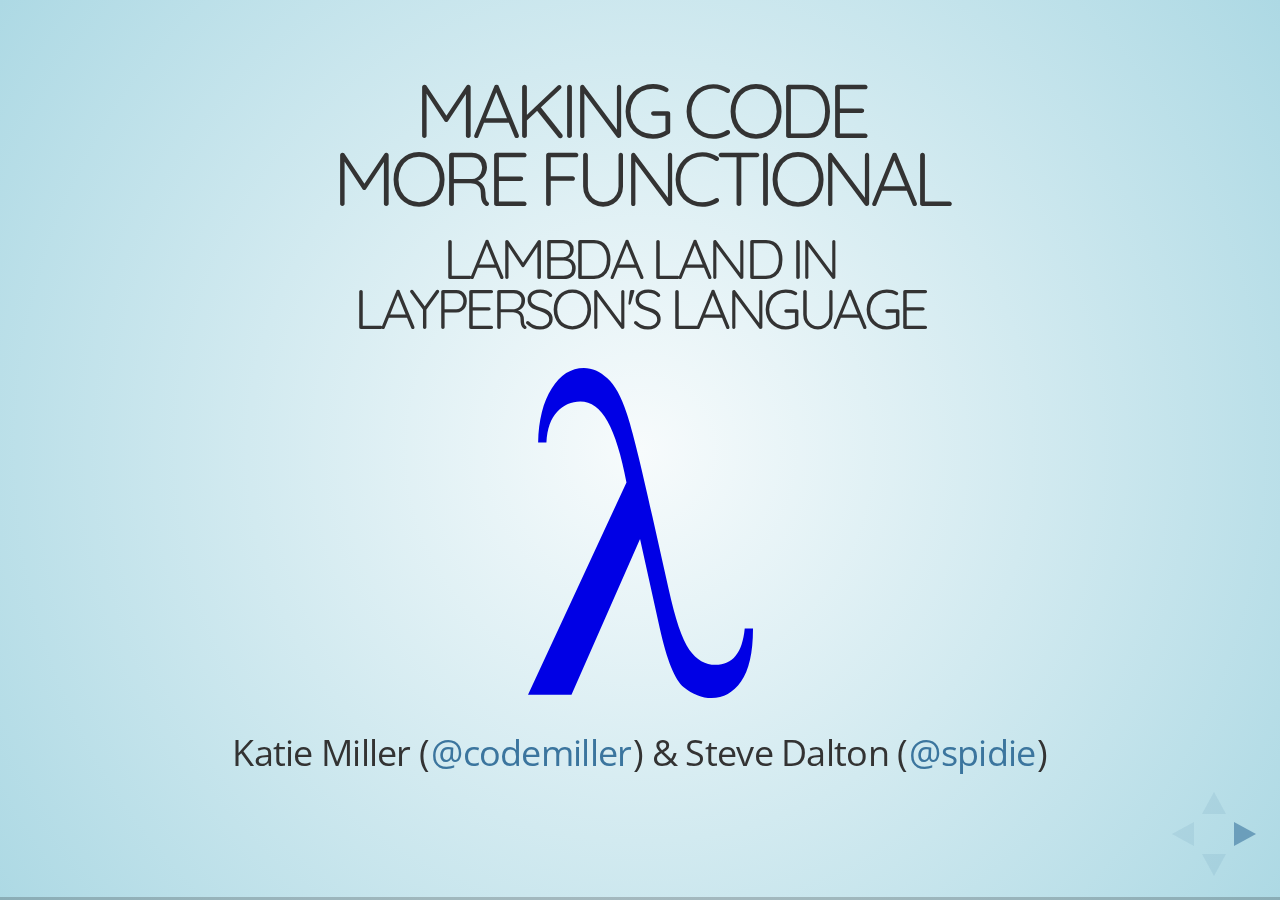
<file: index.html>
<!DOCTYPE html>
<html xmlns="http://www.w3.org/1999/html" xmlns="http://www.w3.org/1999/html" xmlns="http://www.w3.org/1999/html"
      xmlns="http://www.w3.org/1999/html" xmlns="http://www.w3.org/1999/html">
<head>
    <title>Making Code More Functional: Lambda Land in Layperson's Language</title>
    <meta charset='utf-8'>
    <meta name="apple-mobile-web-app-capable" content="yes"/>
    <meta name="apple-mobile-web-app-status-bar-style" content="black-translucent"/>

    <link rel="stylesheet" href="css/reveal.min.css">
    <link rel="stylesheet" href="css/theme/sky.css" id="theme">

    <!-- For syntax highlighting -->
    <link rel="stylesheet" href="lib/css/zenburn.css">

    <style>
        .blue {
            color: #0000FF;
        }
    </style>

    <!-- If the query includes 'print-pdf', use the PDF print sheet -->
    <script>
        document.write('<link rel="stylesheet" href="css/print/' + ( window.location.search.match(/print-pdf/gi) ? 'pdf' : 'paper' ) + '.css" type="text/css" media="print">');
    </script>

    <!--[if lt IE 9]>
    <script src="lib/js/html5shiv.js"></script>
    <![endif]-->
</head>
<body>
<div class="reveal">
    <div class="slides">
        <section>
            <h2>Making Code More&nbsp;Functional</h2>

            <h3>Lambda Land in Layperson's&nbsp;Language</h3>

            <p>
                <img src="images/lambda-blue.svg" width="25%" style="background: none; border: none; box-shadow: none"/>
            </p>

            <p>Katie Miller (<a href="http://www.twitter.com/codemiller" target="_blank">@codemiller</a>) &amp; Steve
                Dalton (<a href="http://www.twitter.com/spidie" target="_blank">@spidie</a>)</p>
        </section>
        <section>
            <section>
                <img src="images/fptermcloud.png" height="80%"/>
                <aside class="notes">
                </aside>
            </section>
            <section>
                <img src="images/fptermcloud-highlighted.png" height="80%"/>
                <aside class="notes">
                </aside>
            </section>
        </section>
        <section>
            <section>
                <h3>What is this </br>Functional Programming </br>of which you speak?</h3>
                <img src="images/lyah_caveman.png" width="60%" style="background: none; border: none; box-shadow: none"/>
                <aside class="notes">
                </aside>
            </section>
            <section>
                <img src="images/lyah_fx.png" style="background: none; border: none; box-shadow: none"/>
                <ul>
                    <li>"[I]ts fundamental operation is the application of functions to arguments." &nbsp;—&nbsp;John&nbsp;Hughes</li>
                    <li class="fragment"><span class="blue">Pure</span> functions have no <span class="blue">side-effects</span>
                        and are <span class="blue">referentially transparent</span></li>
                </ul>
                <aside class="notes">
                </aside>
            </section>
            <section>
                <ul>
                    <li>"A main program itself is written as a function that receives the program's input as its
                        argument and delivers the program's output as its result." — John Hughes
                    </li>
                    <li class="fragment">"You don't tell the computer what to <em>do</em> as such but rather you tell it
                        what stuff <em>is</em>." — Learn You A&nbsp;Haskell
                    </li>
                    <li class="fragment">Functions are <span class="blue">first-class</span>; <span class="blue">higher-order functions</span>
                        take other functions as arguments or return a function as a&nbsp;result
                    </li>
                </ul>
                <aside class="notes">
                </aside>
            </section>
        </section>
        <section>
            <section>
                <h2>More Than a Passing&nbsp;Trend?</h2>
                <img src="images/kittens.jpg"/>
                <aside class="notes">
                </aside>
            </section>
            <section>
                <ul>
                    <li>GitHub rankings: <strong>Scala</strong> #15, <strong>Haskell</strong> #18,
                        <strong>Clojure</strong> #23, <strong>Erlang</strong> #28, <strong>Common Lisp</strong> #31,
                        <strong>Scheme</strong> #32, <strong>Ocaml</strong> #40
                    </li>
                    <li class="fragment">New languages: <strong>Scala</strong> (2003), <strong>F#</strong> (2005),
                        <strong>Clojure</strong> (2007), <strong>LINQ</strong> (2007), <strong>Roy</strong> (2011)
                    </li>
                    <li class="fragment">New features: <strong>Java</strong> (lambda expressions),
                        <strong>Python</strong> (lambda, filter, map), <strong>PHP</strong> (first-class functions),
                        <strong>C#</strong> (first-class functions)
                    </li>
                    <li class="fragment">Increase in FP language <a
                            href="http://radar.oreilly.com/2012/04/computer-book-market-2011-part4.html"
                            target="_blank">book sales</a></li>
                    <li class="fragment"><strong>Erlang</strong> used at Yahoo!, Facebook, GitHub, Amazon;
                        <strong>Scala</strong> used at LinkedIn, Twitter, FourSquare; <strong>Haskell</strong> used at
                        Facebook and Google
                    </li>
                </ul>
                <aside class="notes">
                </aside>
            </section>
        </section>
        <section>
            <section>
                <h2>So what are the&nbsp;benefits?</h2>
                <img src="images/lyah_present.png" width="40%"/>
                <aside class="notes">
                </aside>
            </section>
            <section>
                <ul>
                    <li>Ability to reason about program behaviour</li>                                                                               
                    <li class="fragment">Removing <span class="blue">side-effects</span> aids concurrent programming</li>
                    <li class="fragment">Modularity and function composition aids code reuse. eg.</li>
                    <ul class="fragment">
                        <li>myfunc = toUpper ( trim ( x ) )</li>
                        <li>myfunc("abracadabra&nbsp; &nbsp; &nbsp;") -> "ABRACADABRA"</li></ul>
                    <li class="fragment">Programs are more succinct</li>
                    <li class="fragment">Automated test generation</li>
                </ul>
                <aside class="notes">
                    <ul>
                        <li>Something called referential transparency means you can use equational reasoning on your code - Feels more like maths</li>
                        <li>and reduces places where bugs crop up</li>
                        <li>Function composition - general example here</li>
                        <li>Programs often more succinct and modular</li>
                        <li>ScalaCheck, QuickCheck - automated specification-based testing. Has been reimplemented in many languages. Particularly good in FP.</li>
                    </ul>
                </aside>
            </section>
            <section>
                <div>
                    <blockquote>Learning Haskell will make you a better Java programmer ... it will rewire your brain in
                        a way that will make you write better Java programs.</blockquote>
                    — Simon Peyton Jones (Haskell Creator), YOW! 2011
                </div>
                <aside class="notes">
                    The final reason is from the mouth of Simon Peyton Jones at Yow.
                    I also heard someone say it's like learning a second human language. You assume that others are basically a variation on your own because you have nothing to compare it with.
                    Exposure to others, particular ones that aren't related to what you already know, is instructive.
                    Gives you more ways to solve problems.
                </aside>
            </section>
        </section>

        <section>
            <section>
                <h2>Immutability</h2>
                <img src="images/geek-tattoo.jpg"/>
                <aside class="notes">
                </aside>
            </section>
            <section>
                <h2>Why immutable?</h2>
                <ul>
                    <li class='fragment'>Protects code from misuse</li>
                    <li class='fragment'>Unchanged parts of structures can be shared between old and new copies, so it's not so wasteful as you might think</li>
                    <li class='fragment'><span class="blue">Immutable</span> data can safely be shared among multiple threads</li>
                    <li class='fragment'>Encourages us not to throw away potentially useful data</li>
                    </ul>
                <aside class="notes">
                    <ul>
                        <li>Consider String object in Java - it's hard to do bad stuff with it</li>
                        <li>Instead of altering existing values, altered copies are created and the original is preserved. Since the unchanged parts of the structure cannot be modified, they can often be shared between the old and new copies, which saves memory.</li>
                        <li>Using immutable data makes concurrency easier as thread-safe</li>
                        <li>Embracing immutable data also encourages us not to discard data that may wind up being useful. Ie: as seen in the event sourcing model, a customer putting something in their online shopping cart and then taking it out again may not be reflected in the end state, but this information still tells us something very valuable</li>
                        <li>This is also being embraced in the big data world; Twitter engineer Nathan Marz asserted in his YOW! 2012 talk that the relational database would be a footnote in history because of its mutability. He claims we only need the C and R out of CRUD.</li>
                    </ul>
                </aside>
            </section>
            <section>
                <h3>Immutable in Python</h3>
                <pre><code>class Dog(object):
    def __setattr__(self, *args):
        raise TypeError("can't modify immutable instance")

    __delattr__ = __setattr__

    def __init__(self, name):
        super(Dog, self).__setattr__('name', name)

billy = Dog('Billy')
billy.name = 'Buster' # no can do!
                </code></pre>
                <aside class="notes">
                    Immutable prerry easy in static languages, but we need to go through some extra runtime hoops in dynamic languages.
                </aside>
            </section>
            <section>
                <h3>Immutable in PHP</h3>
                <pre><code>class Dog
{
  private $name;

  public function __construct($name)
  {
    $this->name = $name;
  }

  public function __get($key)
  {
    if (property_exists($this, $key)) {
      return $this->{$key};
    } else {
      throw new \RuntimeException("Property doesn't exist");
    }
  }

  public function __set($key, $value)
  {
    throw new \RuntimeException("This object is immutable");
  }
}

$billy = new Dog("Billy");
$billy->name = "Buster"; // no dice!
                </code></pre>
                <aside class="notes">
                </aside>
            </section>
            <section>
                <h3>Immutable DateTime in PHP</h3>
                <pre><code>class ImmutableDateTime
{
    private $_dt;

    public function __construct($time = 'now', DateTimeZone $timezone = NULL) {
        $this->_dt = new DateTime($time, $timezone);
    }
    ...
    public function add(DateInterval $interval) {
        $clone = clone($this->_dt);
        $clone->add($interval);
        return $clone;
    }

    public function setDate($year, $month, $day) {
        throw new ImmutableException();
    }
}

class ImmutableException extends \Exception {
    public function __construct() {
        parent::__construct("Can't modify immutable DateTime!");
    }
}</code></pre>
                <aside class="notes">
                </aside>
            </section>

        </section>

        <section>
            <section>
                <h2>Lambdas/Closures</h2>
                <img src="images/lamb.jpg"/>
                <aside class="notes">
                </aside>
            </section>
            <section>
                <ul>
                    <li>A <span class="blue">lambda</span> expression is an anonymous function</li>
                    <li class="fragment"><a href="http://en.wikipedia.org/wiki/First-class_function#Language_support" target="_blank">Supporting languages</a> include: C, C# 2, C++11, JavaScript, PHP 5.3, Perl, Ruby</li>
                    <li class="fragment">A <span class="blue">closure</span> is a function with a referencing environment; it 'closes over' its surrounding scope</li>
                    <li class="fragment"><a href="http://en.wikipedia.org/wiki/First-class_function#Language_support" target="_blank">Supporting languages</a> include: C# 2, C++11, Java 8, JavaScript, Python, PHP 5.3, Perl, Ruby</li>
                    <li class="fragment">In Java 7 and earlier, <a href="http://en.wikipedia.org/wiki/Function_object" target="_blank">function objects</a> can be used to simulate <span class="blue">first-class functions</span></li>
                </ul>
                <aside class="notes">
                </aside>
            </section>
            <section>
                <h3>Restful Animal Calls</h3>
                <pre><code>
void saveCat(final AnimalCallback&lt;Cat&gt; cb, final Cat cat) {
    try {
        cb.begin();
        createRestClient(cb).updateCat(cat);
    } catch (final Exception ex) {
        cb.generalException(ex);
    }
}

void getCow(final AnimalCallback&lt;Cow&gt; cb, final int id) {
    final String exp = "{\"tail\":{\"type\": \"" + TAIL + "\"}}";
    try {
        cb.begin();
        createRestClient(cb).getCow(id, exp);
    } catch (final Exception ex) {
        cb.generalException(ex);
    }
}

void saveDog(final AnimalCallback&lt;Dog&gt; cb, final Dog dog) {
    try {
        cb.begin();
        createRestClient(cb).updateDog(dog, BARK);
    } catch (final Exception ex) {
        cb.generalException(ex);
    }
} </code></pre>
                <aside class="notes">
                </aside>
            </section>
            <section>
                <h3>Restful Animal Calls Refactored</h3>
                <pre><code>
interface Caller {
    public void call() throws Exception;
}

&lt;T&gt; void doCall(AnimalCallback&lt;T&gt; cb, Caller restCaller) {
    try {
        cb.begin();
        restCaller.call();
    } catch (final Exception e) {
        cb.generalException(e);
    }
}

void saveCat(final AnimalCallback&lt;Cat&gt; cb, final Cat cat) {
    doCall(cb, new Caller() {
        @Override
        public void call() throws Exception {
            createRestClient(cb).updateCat(cat);
        }
    });
}

void getCow(final AnimalCallback&lt;Cow&gt; cb, final int id) {
    final String exp = "{\"tail\":{\"type\": \"" + TAIL + "\"}}";
    doCall(cb, new Caller() {
        @Override
        public void call() throws Exception {
            createRestClient(cb).getCow(id, expand);
        }
    });
}

void saveDog(final AnimalCallback&lt;Dog&gt; cb, final Dog dog) {
    doCall(cb, new Caller() {
        @Override
        public void call() throws Exception {
            createRestClient(cb).updateDog(dog, BARK);
        }
    });
}
                </code></pre>
                <aside class="notes">
                </aside>
            </section>
            <section>
                <h3>Restful Animal Calls In Java&nbsp;8</h3>
                <pre><code>
interface Caller {
    public void call() throws Exception;
}

&lt;T&gt; void doCall(AnimalCallback&lt;T&gt; cb, Caller restCaller) {
    try {
        cb.begin();
        restCaller.call();
    } catch (final Exception e) {
        cb.generalException(e);
    }
}

void saveCat(AnimalCallback&lt;Cat&gt; cb, Cat cat) {
    doCall(cb, () -> createRestClient(cb).updateCat(cat));
}

void getCow(AnimalCallback&lt;Cow&gt; cb, int id) {
    String exp = "{\"tail\":{\"type\": \"" + TAIL + "\"}}";
    doCall(cb, () -> createRestClient(cb).getCow(id, exp));
}

void saveDog(AnimalCallback&lt;Dog&gt; cb, Dog dog) {
    doCall(cb, () -> createRestClient(cb).updateDog(dog, BARK));
}
                </code></pre>
                <aside class="notes">
                </aside>
            </section>
        </section>

        <section>
            <section>
                <h2>Alternatives to&nbsp;loops</h2>
                <img src="images/lyah_recursion.png" width="60%"/>
                <aside class="notes">
                </aside>
            </section>
            <section>
                <ul>
                    <li>Use <span class="blue">Recursion</span> and <span class="blue">Higher-Order Functions</span>; shorter and more elegant</li>
                    <ul><li class="fragment"><span class="blue">Map</span> applies a function to every element in a list</li>
                    <li class="fragment"><span class="blue">Filter</span> filters a list based on a <i>test</i> (predicate)</li>
                    <li class="fragment"><span class="blue">Fold</span> takes a function and <i>folds</i> it in between the elements of a list</li></ul>
                    <li class="fragment"><span class="blue">List Comprehension</span> - alternative syntax</li>
                    <div class="fragment">
                        <li>Recursion criticism: Can be slower and wasteful due to having to maintain a stack
                            <ul><li>Use tail recursion if your compiler supports <span class="blue">tail-call optimisation</span></li></ul>
                        </li>
                    </div>
                </ul>
                <aside class="notes">
                    <ul>
                        <li>Higher Order functions take function(s) as input or returns a function</li>
                        <li>Map, filter and fold can generally be applied to other data structures too such as trees.</li>   
                        <li>Fold is magic, you can make most of the other functions out of clever use of fold. Fold is like reduce.</li>
                        <li>LC - Comes from mathematical set comprehension. Don't over explain this.</li>
                        <li>Tail Recursion - Recursive call is at end of calling function. optimized by a compiler into the same code used to implement iteration. Trampolining - workaround in JVM.</li>
                        
                    </ul>
                </aside>
            </section>
            <section>
                <h3>Map/Filter in perl</h3>
                <pre><code>my @list = (1 .. 4);
my @mult = map { $_ * 2 } @list;</code></pre>
                <div class="fragment">@list = 1 2 3 4</div>
                <div class="fragment">@mult = 2 4 6 8</div>
                <pre class="fragment"><code>my @numbers = (8, 2, 5, 3, 1, 7);
my @big_numbers = grep { $_ > 4 } @numbers;</code></pre>
                <div class="fragment">@big_numbers = 8 5 7</div>
                <aside class="notes">
                    Work on other data structures in perl?
                    Grep can take regex too like unix grep.
                </aside>
            </section>
            <section>
                <h3>Fold Example</h3>
                <pre><code>fold(+,    0,   [3,5,2,1])
     |     |       |
    func start    list</code></pre>
                <img src='images/foldl.png'/>
                <aside class="notes">
                    Just before I show you a fold in perl, here is a generic example of a fold just so you know what we are talking about here.
                    Only lists in perl
                </aside>
            </section>
            <section>
                <h3>Fold in Perl</h3>
                reduce block initval, list
                <pre class="fragment"><code>reduce { $a < $b ? $a : $b } 1..10</code></pre>
                <div class="fragment">result: 1 (min)</div>
                <pre class="fragment"><code>reduce { $a lt $b ? $a : $b } 'aa'..'zz'</code></pre>
                <div class="fragment">result: aa (minstr)</div>
                <pre class="fragment"><code>reduce { $a + $b } 0, 1..10</code></pre>
                <div class="fragment">result: 55 (sum).</div>
                <pre class="fragment"><code>reduce { $a . $b } 'a'..'z'</code></pre>
                <div class="fragment">result: abcdefghijklmnopqrstuvwxyz (concat)</div>
                </code></pre>
                <aside class="notes">
                    Use the initval, otherise you will get an undef for empty list.
                    Read Higher-order perl for more examples.
                </aside>
            </section>
            <section>
                <h3>List comprehension in Python</h3>
                Standard For Loop:
                <pre><code>squares = []
for x in range(10):
    squares.append(x**2)</code></pre>
                <div class="fragment">Using List Comprehension:
                    <pre><code>squares = [x**2 for x in range(10)]</code></pre>
                </div>
                <div class="fragment">result: [0, 1, 4, 9, 16, 25, 36, 49, 64, 81]</div>
                <aside class="notes">
                    Don't over explain this or try to justify the for in LC.
                </aside>
            </section>
        </section>

        <section>
            <section>
                <h2>Maybe/Option Data Structure</h2>
                <aside class="notes">
                </aside>
                <img src="images/maybe_club.jpg"/>
            </section>
            <section>
                <img src="images/lyah_yesno.png" style="background: none; border: none; box-shadow: none"/>
		<ul>
                    <li>Often found in languages used for FP, such as Haskell (Maybe), Scala (Option) and F# (Option)</li>
                    <li class="fragment">An option or <span class="blue">maybe</span> data type makes the possible absence of a meaningful value explicit</li>
                </ul>
		<aside class="notes">
                </aside>
            </section>
            <section>
                <div>
                    <blockquote>I call it my billion-dollar mistake.</blockquote>
                    — QuickSort inventor Sir Tony Hoare on his invention of the null&nbsp;reference
                </div>
                <div class="fragment">
                    <blockquote>It's not always obvious that null means 'no value for this parameter' — heck, as a return value, sometimes it means 'error', or even 'success' (!!), or simply 'the correct answer is nothing'.</blockquote>
                    — Louis Wasserman of the Google Guava&nbsp;team
                </div>
                <aside class="notes">
                </aside>
            </section>
            <section>
                <h3>Guava Optional Example in&nbsp;Java</h3>
                <pre><code>
public static void main(String[] args) {
    Map&lt;Integer, String&gt; petEnclosures = newHashMap();
    petEnclosures.put(101, "Spot");
    petEnclosures.put(102, "Fluffy");
    petEnclosures.put(103, null);
    petEnclosures.put(104, "Felix");

    int enclosure = getEnclosureArg(args);
    String petName = petEnclosures.get(enclosure);
    System.out.println("Enclosure contains " + petName);
    // What does a null petName mean here?
}
                </code></pre>
                <aside class="notes">
                </aside>
            </section>
            <section>
                <h3>Guava Optional Example in&nbsp;Java</h3>
                <pre><code>
static &lt;K, V&gt; Optional&lt;Optional&lt;V&gt;&gt; lookup(Map&lt;K, V&gt; map, K key) {
    if (! map.containsKey(key)) {
        return Optional.absent();
    }
    return Optional.of(Optional.fromNullable(map.get(key)));
}

public static void main(String[] args) {
    Map&lt;Integer, String&gt; petEnclosures = newHashMap();
    petEnclosures.put(101, "Spot");
    petEnclosures.put(102, "Fluffy");
    petEnclosures.put(103, null);
    petEnclosures.put(104, "Felix");

    Optional&lt;Optional&lt;String&gt;&gt; enclosureValue =</br>&nbsp;&nbsp;&nbsp;&nbsp;&nbsp;&nbsp;lookup(petEnclosures, enclosure);
    if (! enclosureValue.isPresent()) {
        printErrorAndExit("Enclosure number invalid");
    }
    petName = enclosureValue.get().or("nothing");
    System.out.println("Enclosure contains " + petName);
}
                </code></pre>
                <aside class="notes">
                </aside>
            </section>
            <section>
                <h3>Monadic Option Example Usage in Java 8</h3>
                <pre><code>
// Author: Mario Fusco
int readPosInt(Map&lt;String, String&gt; map, String name) {
    String value = map.get(name);
    if (value == null) return 0;
    int i = 0;
    try {
        i = Integer.parseInt(value);
    } catch (NumberFormatException nfe) { }
    if (i < 0) return 0;
    return i;
}

int readPosIntWithOption(Map&lt;String, String&gt; map, String name) {
    return asOption(map.get(name))
            .flatMap(FunctionUtils::stringToInt)
            .filter(i -> i > 0)
            .getOrElse(0);
}
                </code></pre>
                <aside class="notes">
                </aside>
            </section>
            <section>
                <h3>Maybe Example in Python</h3>
                <pre><code>
# Author: Fraser Tweedale
class Maybe(object):
    @classmethod
    def ret(cls, x): return Just(x)

class Nothing(Maybe):
    def __init__(self): pass
    def __rshift__(self, f): return self
    def __repr__(self): return 'Nothing()'

class Just(Maybe):
    def __init__(self, x): self._x = x
    def __rshift__(self, f):
        return f(self._x)
    def __repr__(self): return 'Just({!r})'.format(self._x)

def mdiv(n, d):
    return Nothing() if not d else Just(n / d)

def divby(d):
    return lambda n: mdiv(n, d)

print Just(10) >> divby(2)             // Just(5)
print Just(10) >> divby(0)             // Nothing()
print Just(10) >> divby(0) >> divby(2) // Nothing()
print Just(16) >> divby(2) >> divby(2) // Just(4)
                </code></pre>
                <aside class="notes">
                </aside>
            </section>
        </section>


        <section>
            <section>
                <h2>What Next?</h2>
                <aside class="notes">
                </aside>
                <img src="images/code-washing.jpg"/>
            </section>
            <section>
                <ul>
                    <li>Find out what built-in support and FP libraries are available for your language</li>
                    <li class="fragment">Join an FP <a href="http://www.haskell.org/haskellwiki/User_groups" target="_blank">user group</a> or <a href="http://functional-programming.meetup.com" target="_blank">meetup</a></li>
                    <li class="fragment">Learn a language like <a href="http://haskell.org" target="_blank">Haskell</a>, <a href="http://scala-lang.org" target="_blank">Scala</a>, <a href="http://erlang.org" target="_blank">Erlang</a> or&nbsp;<a href="http://clojure.org" target="_blank">Clojure</a></li>
                    <li class="fragment">Form an <a href="https://github.com/learnhaskell-brisbane" target="_blank">FP study group</a></li>
                    <li class="fragment">Attend <a href="http://lambdajam.com/" target="_blank">Lambda Jam 2013 in Brisbane</a></li>
                </ul>
                <aside class="notes">
                </aside>
            </section>
        </section>

       <section>
            <section>
                <h2>Links, References and&nbsp;Credits</h2>
                <img src="images/plugged_in_coder.svg"/>
            </section>
            <section>
                <h3>Definitions and Explanations</h3>
                <ul>
                    <li><a href="http://www.cs.kent.ac.uk/people/staff/dat/miranda/whyfp90.pdf" target="_blank">Why Functional Programming Matters: John&nbsp;Hughes</a></li>
                    <li><a href="http://www.haskell.org/haskellwiki/Functional_programming" target="_blank">Haskell Wiki on Functional Programming</a></li>
                    <li><a href="http://learnyouahaskell.com" target="_blank">Learn You A Haskell</a></li>
                    <li><a href="http://logicaltypes.blogspot.com.au/2011/09/monads-in-java.html" target="_blank">Monads in Java</a></li>
                    <li><a href="http://james-iry.blogspot.jp/2007/09/monads-are-elephants-part-1.html" target="_blank">Monads are Elephants</a></li>
                </ul>
            </section>
            <section>
                <h3>Popularity and Usage</h3>
                <ul>
                    <li><a href="https://github.com/languages" target="_blank">GitHub Languages</a></li>
                    <li><a href="http://homepages.inf.ed.ac.uk/wadler/realworld/index.html" target="_blank">Functional Programming in the Real World</a></li>
                    <li><a href="http://www.sarg.ryerson.ca/~dmason/common/functional.html" target="_blank">Applications of Functional Programming</a></li>
                    <li><a href="http://www.scala-lang.org/node/1658" target="_blank">Scala in the Enterprise</a></li>
                    <li><a href="http://radar.oreilly.com/2012/04/computer-book-market-2011-part4.html" target="_blank">Growth in FP language book sales</a></li>
                </ul>
            </section>
            <section>
                <h3>Presentations and Code</h3>
                <ul>
                    <li><a href="https://github.com/codemiller/lambdaland" target="_blank">Making Code More Functional: Katie Miller and Steve Dalton</a></li>
                    <li><a href="https://gitorious.org/frasertweedale/talks" target="_blank">Functional Python: Fraser Tweedale</a></li>
                    <li><a href="http://www.slideshare.net/Errorific/functional-perl" target="_blank">Functional Perl: Chris McKay</a></li>
                    <li><a href="http://wfpm.withouttheloop.com/#/" target="_blank">Why Functional Programming Matters Presentation: Liam McLennan</a></li>
                    <li><a href="http://cr.openjdk.java.net/~briangoetz/lambda/lambda-state-4.html" target="_blank">State of the Lambda (in Java)</a></li>
                    <li><a href="https://blogs.oracle.com/darcy/resource/Devoxx/Devoxx2012_ProjectLambda.pdf" target="_blank">On the Road to JDK8</a></li>
                    <li><a href="http://java.dzone.com/articles/no-more-excuses-use-null" target="_blank">No More Excuses To Use Null References in Java 8</a></li>
                    <li><a href="http://www.whitewashing.de/2010/01/08/immutable-datetime-objects.html" target="_blank">Immutable DateTime Objects in PHP</a></li>
                    <li><a href="http://pointbeing.net/weblog/2011/09/some-thoughts-on-phps-datetime-and-an-alternative.html" target="_blank">PHP DateTime Alternative</a></li>
                    <li><a href="http://www.ub.utwente.nl/webdocs/ctit/1/00000084.pdf" target="_blank">The Functional C Experience</a></li>
                </ul>
            </section>
            <section>
                <h3>FP Libraries/Modules</h3>
                <ul>
                    <li><a href="http://search.cpan.org/~lbrocard/Language-Functional-0.05/Functional.pm" target="_blank">Perl: Language::Functional</a></li>
                    <li><a href="http://pypi.python.org/pypi/functional" target="_blank">Python: Functional</a></li>
                    <li><a href="https://github.com/lstrojny/functional-php" target="_blank">PHP: Functional-PHP</a></li>
                    <li><a href="http://code.google.com/p/guava-libraries/" target="_blank">Java: Google Guava</a></li>
                    <li><a href="https://bitbucket.org/atlassian/fugue/overview" target="_blank">Java: Fugue</a></li>
                    <li><a href="http://code.google.com/p/funcito/" target="_blank">Java: Funcito</a></li>
                    <li><a href="http://functionaljava.org/" target="_blank">Java: Functional Java</a></li>
                    <li><a href="http://github.com/mogeneration/functionalkit/" target="_blank">Objective-C: FunctionalKit</a></li>
                </ul>
            </section>
            <section>
                <h3>Image Credits</h3>
                <ul>
                    <li><a href="http://learnyouahaskell.com" target="_blank">Learn You A Haskell</a></li>
                    <li><a href="http://openclipart.org" target="_blank">Open Clip Art Library</a></li>
                    <li><a href="http://www.flickr.com/photos/ezu/277341190/" target="_blank">Code Washing</a></li>
                    <li><a href="http://www.flickr.com/photos/freakgirl/3530777177/" target="_blank">Kittens</a></li>
                    <li><a href="http://www.flickr.com/photos/76526364@N06/7056591191/" target="_blank">Lamb</a></li>
                    <li><a href="http://www.flickr.com/photos/mshades/64774561/" target="_blank">Maybe Club</a></li>
                    <li><a href="http://www.flickr.com/photos/thisisjoshbrown/5639414962/" target="_blank">Pug</a></li>
                    <li><a href=http://www.flickr.com/photos/leader_maximo/2974206217/" target="_blank">Tattoo</a> (original source unknown)</li>
                </ul>
            </section>
        </section>

        <section>
            <h2>Questions?</h2>
            <img src="images/tough_pug.jpg"/>
            <h3>These slides: <a href="http://lambdaland.codemiller.com">lambdaland.codemiller.com</a> </h3>
        </section>

    </div>
</div>
<script src="lib/js/head.min.js"></script>
<script src="js/reveal.min.js"></script>
<script>
    // Full list of configuration options available here:
    // https://github.com/hakimel/reveal.js#configuration
    Reveal.initialize({
        controls: true,
        progress: true,
        history: true,
        center: true,

        theme: Reveal.getQueryHash().theme, // available themes are in /css/theme
        transition: Reveal.getQueryHash().transition || 'default', // default/cube/page/concave/zoom/linear/none

        // Optional libraries used to extend on reveal.js
        dependencies: [
            { src: 'lib/js/classList.js', condition: function () {
                return !document.body.classList;
            } },
            { src: 'plugin/markdown/showdown.js', condition: function () {
                return !!document.querySelector('[data-markdown]');
            } },
            { src: 'plugin/markdown/markdown.js', condition: function () {
                return !!document.querySelector('[data-markdown]');
            } },
            { src: 'plugin/highlight/highlight.js', async: true, callback: function () {
                hljs.initHighlightingOnLoad();
            } },
            { src: 'plugin/zoom-js/zoom.js', async: true, condition: function () {
                return !!document.body.classList;
            } },
            { src: 'plugin/notes/notes.js', async: true, condition: function () {
                return !!document.body.classList;
            } }
            // { src: 'plugin/remotes/remotes.js', async: true, condition: function() { return !!document.body.classList; } }
        ]
    });
</script>
</body>
</html>
</file>
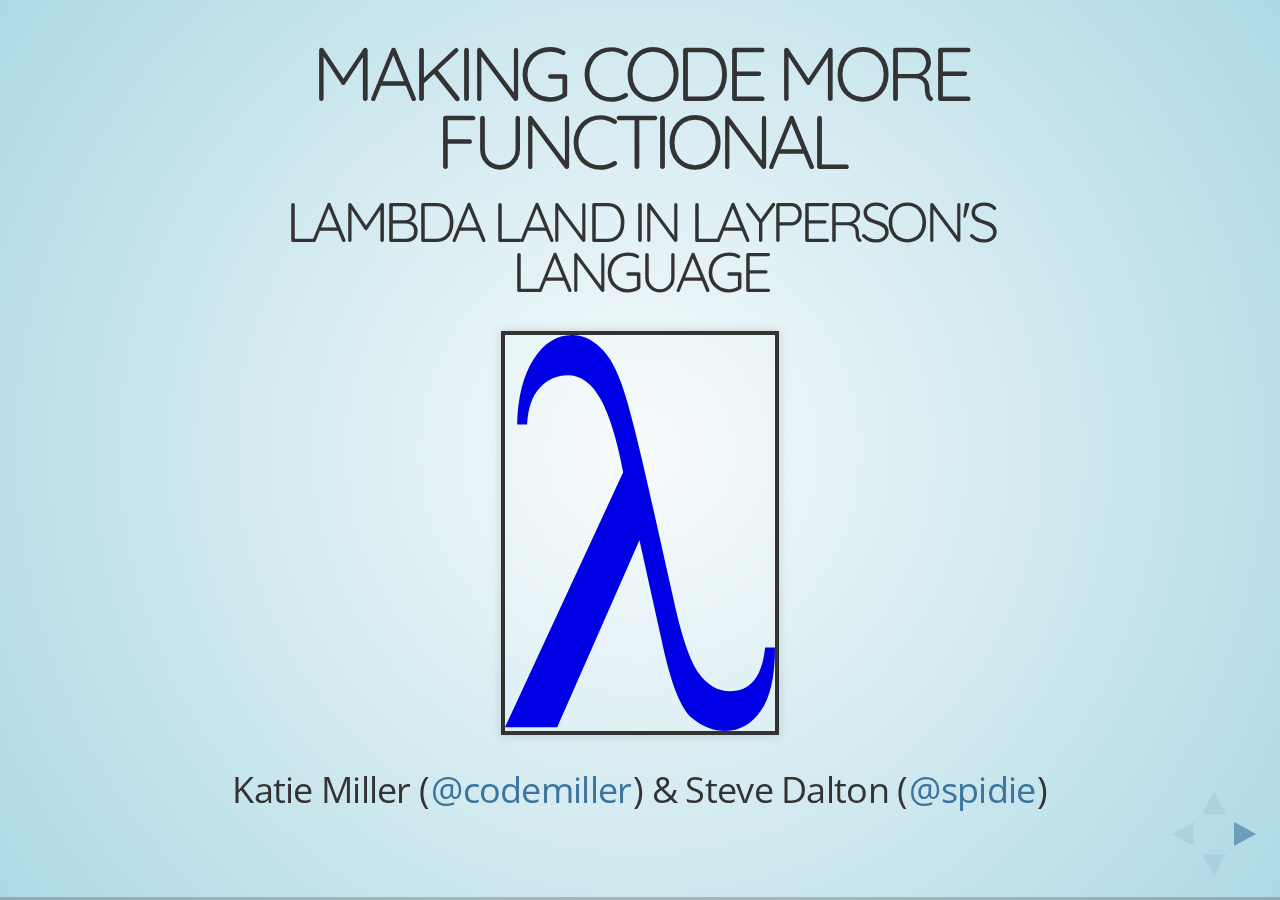
<file: slides/index.html>
<!DOCTYPE html>
<html xmlns="http://www.w3.org/1999/html" xmlns="http://www.w3.org/1999/html">
<head>
    <title>Making Code More Functional: Lambda Land in Layperson's Language</title>
    <meta charset='utf-8'>
    <meta name="apple-mobile-web-app-capable" content="yes"/>
    <meta name="apple-mobile-web-app-status-bar-style" content="black-translucent"/>

    <link rel="stylesheet" href="css/reveal.min.css">
    <link rel="stylesheet" href="css/theme/sky.css" id="theme">

    <!-- For syntax highlighting -->
    <link rel="stylesheet" href="lib/css/zenburn.css">

    <style>
        .blue {
            color: #0000FF;
        }
    </style>

    <!-- If the query includes 'print-pdf', use the PDF print sheet -->
    <script>
        document.write('<link rel="stylesheet" href="css/print/' + ( window.location.search.match(/print-pdf/gi) ? 'pdf' : 'paper' ) + '.css" type="text/css" media="print">');
    </script>

    <!--[if lt IE 9]>
    <script src="lib/js/html5shiv.js"></script>
    <![endif]-->
</head>
<body>
<div class="reveal">
    <div class="slides">
        <section>
            <h2>Making Code More Functional</h2>

            <h3>Lambda Land in Layperson's Language</h3>

            <p>
                <img src="images/lambda-blue.svg" width="30%"/>
            </p>

            <p>Katie Miller (<a href="http://www.twitter.com/codemiller" target="_blank">@codemiller</a>) &amp; Steve
                Dalton (<a href="http://www.twitter.com/spidie" target="_blank">@spidie</a>)</p>
        </section>
        <section>
            <section>
                <img src="images/fptermcloud.svg" height="80%"/>
                <aside class="notes">
                </aside>
            </section>
            <section>
                <img src="images/fptermcloud-highlighted.svg" height="80%"/>
                <aside class="notes">
                </aside>
            </section>
        </section>
        <section>
            <section>
                <h3>What is this </br>Functional Programming </br>of which you speak?</h3>
                <img src="images/arthur-slartibartfast.jpg" width="70%"/>
                <aside class="notes">
                </aside>
            </section>
            <section>
                <img src="images/lyah_fx.png"/>
                <ul>
                    <li>"[I]ts fundamental operation is the application of functions to arguments." — John Hughes</li>
                    <li class="fragment"><span class="blue">Pure</span> functions have no <span class="blue">side-effects</span>
                        and are <span class="blue">referentially transparent</span></li>
                </ul>
                <aside class="notes">
                </aside>
            </section>
            <section>
                <ul>
                    <li>"A main program itself is written as a function that receives the program's input as its
                        argument and delivers the program's output as its result." — John Hughes
                    </li>
                    <li class="fragment">"You don't tell the computer what to <em>do</em> as such but rather you tell it
                        what stuff <em>is</em>." — Learn You A Haskell
                    </li>
                    <li class="fragment">Functions are <span class="blue">first-class</span>; <span class="blue">higher-order functions</span>
                        take other functions as arguments
                    </li>
                </ul>
                <aside class="notes">
                </aside>
            </section>
        </section>
        <section>
            <section>
                <h2>Evidence of Popularity Growth</h2>
                <img src="images/kittens.jpg"/>
                <aside class="notes">
                </aside>
            </section>
            <section>
                <ul>
                    <li>GitHub rankings: <strong>Scala</strong> #15, <strong>Haskell</strong> #18,
                        <strong>Clojure</strong> #23, <strong>Common Erlang</strong> #28, <strong>Lisp</strong> #31,
                        <strong>Scheme</strong> #32, <strong>Ocaml</strong> #40
                    </li>
                    <li class="fragment">New languages: <strong>Scala</strong> (2003), <strong>F#</strong> (2005),
                        <strong>Clojure</strong> (2007), <strong>LINQ</strong> (2007), <strong>Roy</strong> (2011)
                    </li>
                    <li class="fragment">New features: <strong>Java</strong> (lambda expressions),
                        <strong>Python</strong> (lambda, filter, map), <strong>PHP</strong> (first-class functions),
                        <strong>C#</strong> (first-class functions)
                    </li>
                    <li class="fragment">Increase in FP language <a
                            href="http://radar.oreilly.com/2012/04/computer-book-market-2011-part4.html"
                            target="_blank">book sales</a></li>
                    <li class="fragment"><strong>Erlang</strong> used at Yahoo!, Facebook, GitHub, Amazon;
                        <strong>Scala</strong> used at LinkedIn, Twitter, FourSquare; <strong>Haskell</strong> used at
                        Facebook and Google
                    </li>
                </ul>
                <aside class="notes">
                </aside>
            </section>
        </section>
        <section>
            <section>
                <h2>So what are the benefits?</h2>
                <img src="images/lyah_present.png" width="40%"/>
                <aside class="notes">
                </aside>
            </section>
            <section>
                <ul>
                    <li>Reasoning</li>
                    <li class="fragment">No <span class="blue">side-effects</span>: easy to parallelise and debug</li>
                    <li class="fragment"><span class="blue">Pure</span> functions -> compiler optimisations</li>
                    <li class="fragment">Modular code; function composition; code reuse</li>
                    <li class="fragment">More succinct programs</li>
                    <li class="fragment">Automated test generation</li>
                    <li class="fragment">Changes the way you think about programming problems</li>
                </ul>
                <aside class="notes">
                </aside>
            </section>
            <section>
                <div>
                    <blockquote>Think functionally; code like a hacker.</blockquote>
                    — Erik Meijer, YOW! 2012
                </div>
                <div class="fragment">
                    <blockquote>Learning Haskell will make you a better Java programmer ... it will rewire your brain in
                        a way that will make you write better Java programs.</blockquote>
                    — Simon Peyton Jones, YOW! 2011
                </div>
                <aside class="notes">
                </aside>
            </section>
        </section>

        <section>
            <section>
                <h2>Immutability</h2>
                <img src="images/geek-tattoo.jpg"/>
                <aside class="notes">
                </aside>
            </section>
            <section>
                <h2>Why immutable?</h2>
                <ul>
                    <li class='fragment'>Protects code from misuse</li>
                    <li class='fragment'>Unchanged parts of structures can be shared between old and new copies, so it's not so wasteful as you might think</li>
                    <li class='fragment'>Immutable data is thread-safe</li>
                    <li class='fragment'>Encourages us not to throw away potentially useful. Eg. Big Data and Twitter</li>
                </ul>
                <aside class="notes">
                </aside>
            </section>
            <section>
                <h3>Immutable in Python</h3>
                <pre><code>class Dog(object):
    def __setattr__(self, *args):
        raise TypeError("can't modify immutable instance")

    __delattr__ = __setattr__

    def __init__(self, name):
        super(Dog, self).__setattr__('name', name)

billy = Dog('Billy')
billy.name = 'Buster' # no can do!
                </code></pre>
                <aside class="notes">
                </aside>
            </section>
            <section>
                <h3>Immutable in PHP</h3>
                <pre><code>class Dog
{
  private $name;

  public function __construct($name)
  {
    $this->name = $name;
  }

  public function __get($key)
  {
    if (property_exists($this, $key)) {
      return $this->{$key};
    } else {
      throw new \RuntimeException("Property doesn't exist");
    }
  }

  public function __set($key, $value)
  {
    throw new \RuntimeException("This object is immutable");
  }
}

$billy = new Dog("Billy");
$billy->name = "Buster"; // no dice!
                </code></pre>
                <aside class="notes">
                </aside>
            </section>
            <section>
                <h3>Immutable DateTime in PHP</h3>
                <pre><code>class ImmutableDateTime
{
  private $_dt;

  public function __construct($time = 'now', DateTimeZone $timezone = NULL)
  {
    $this->_dt = new DateTime($time, $timezone);
  }

  public static function createFromFormat($format, $time, $timezone = NULL)
  {
    $dt = call_user_func_array(array('DateTime', 'createFromFormat'),
      func_get_args());
    $idt = new self();
    $idt->_setDateTimeObject($dt);
    return $idt;
  }

  public function add(DateInterval $interval)
  {
    $clone = clone($this->_dt);
    $clone->add($interval);
    return $clone;
  }

  public function sub(DateInterval $interval)
  {
    $clone = clone($this->_dt);
    $clone->sub($interval);
    return $clone;
  }

  public function diff(self $that)
  {
    return $this->_dt->diff($that->_getDateTimeObject());
  }

  public function getTimestamp()
  {
    return $this->_dt->getTimestamp();
  }

  public function getTimezone()
  {
    return $this->_dt->getTimezone();
  }

  public function getOffset()
  {
    return $this->_dt->getOffset();
  }

  public function format($format)
  {
    return $this->_dt->format($format);
  }

  private function _getDateTimeObject()
  {
    return $this->_dt;
  }

  private function _setDateTimeObject(DateTime $datetime)
  {
    $this->_dt = $datetime;
  }

  public function setDate($year, $month, $day)
  {
    throw new ImmutableException();
  }

  public function setISODate($year, $week, $day = null)
  {
    throw new ImmutableException();
  }

  public function setTime($hour, $minute, $second = null)
  {
    throw new ImmutableException();
  }

  public function setTimestamp($timestamp)
  {
    throw new ImmutableException();
  }

  public function setTimezone($timezone)
  {
    throw new ImmutableException();
  }

}

class ImmutableException extends \Exception
{
  public function __construct()
  {
    parent::__construct("Cannot modify DateTime\DateTime instance, its immutable!");
  }
}

$dt = new ImmutableDateTime('2011-09-21');
print $dt->getTimestamp();</code></pre>
                <aside class="notes">
                </aside>
            </section>

        </section>

        <section>
            <section>
                <h2>Lambdas/Closures</h2>
                <img src="images/lamb.jpg"/>
                <aside class="notes">
                </aside>
            </section>
            <section>
                <ul>
                    <li>A <span class="blue">lambda</span> expression is an anonymous function</li>
                    <li class="fragment"><a href="http://en.wikipedia.org/wiki/First-class_function#Language_support" target="_blank">Supporting languages</a> include: C, C# 2, C++ 11, JavaScript, PHP 5.3, Perl, Ruby</li>
                    <li class="fragment">A <span class="blue">closure</span> is a function with a referencing environment; it 'closes over' its surrounding scope</li>
                    <li class="fragment"><a href="http://en.wikipedia.org/wiki/First-class_function#Language_support" target="_blank">Supporting languages</a> include: C# 2, Java 8, JavaScript, Python, PHP 5.3, Perl, Ruby</li>
                    <li class="fragment">In Java 7 and earlier, <a href="http://en.wikipedia.org/wiki/Function_object" target="_blank">function objects</a> can be used to simulate <span class="blue">first-class functions</span></li>
                </ul>
                <aside class="notes">
                </aside>
            </section>
            <section>
                <h3>Restful Animal Calls</h3>
                <pre><code>
void saveCat(final AnimalCallback&lt;Cat&gt; cb, final Cat cat) {
    try {
        cb.begin();
        createRestClient(cb).updateCat(cat);
    } catch (final Exception ex) {
        cb.generalException(ex);
    }
}

void getCow(final AnimalCallback&lt;Cow&gt; cb, final int id) {
    final String exp = "{\"tail\":{\"type\": \"" + TAIL + "\"}}";
    try {
        cb.begin();
        createRestClient(cb).getCow(id, exp);
    } catch (final Exception ex) {
        cb.generalException(ex);
    }
}

void saveDog(final AnimalCallback&lt;Dog&gt; cb, final Dog dog) {
    try {
        cb.begin();
        createRestClient(cb).updateDog(dog, BARK);
    } catch (final Exception ex) {
        cb.generalException(ex);
    }
}
                </code></pre>
                <aside class="notes">
                </aside>
            </section>
            <section>
                <h3>Restful Animal Calls Refactored</h3>
                <pre><code>
interface Caller {
    public void call() throws Exception;
}

&lt;T&gt; void doCall(AnimalCallback&lt;T&gt; cb, Caller restCaller) {
    try {
        cb.begin();
        restCaller.call();
    } catch (final Exception e) {
        cb.generalException(e);
    }
}

void saveCat(final AnimalCallback&lt;Cat&gt; cb, final Cat cat) {
    doCall(cb, new Caller() {
        @Override
        public void call() throws Exception {
            createRestClient(cb).updateCat(cat);
        }
    });
}

void getCow(final AnimalCallback&lt;Cow&gt; cb, final int id) {
    final String exp = "{\"tail\":{\"type\": \"" + TAIL + "\"}}";
    doCall(cb, new Caller() {
        @Override
        public void call() throws Exception {
            createRestClient(cb).getCow(id, expand);
        }
    });
}

void saveDog(final AnimalCallback&lt;Dog&gt; cb, final Dog dog) {
    doCall(cb, new Caller() {
        @Override
        public void call() throws Exception {
            createRestClient(cb).updateDog(dog, BARK);
        }
    });
}
                </code></pre>
                <aside class="notes">
                </aside>
            </section>
            <section>
                <h3>Restful Animal Calls In Java&nbsp;8</h3>
                <pre><code>
interface Caller {
    public void call() throws Exception;
}

&lt;T&gt; void doCall(AnimalCallback&lt;T&gt; cb, Caller restCaller) {
    try {
        cb.begin();
        restCaller.call();
    } catch (final Exception e) {
        cb.generalException(e);
    }
}

void saveCat(AnimalCallback&lt;Cat&gt; cb, Cat cat) {
    doCall(cb, () -> createRestClient(cb).updateCat(cat));
}

void getCow(AnimalCallback&lt;Cow&gt; cb, int id) {
    String exp = "{\"tail\":{\"type\": \"" + TAIL + "\"}}";
    doCall(cb, () -> createRestClient(cb).getCow(id, exp));
}

void saveDog(AnimalCallback&lt;Dog&gt; cb, Dog dog) {
    doCall(cb, () -> createRestClient(cb).updateDog(dog, BARK));
}
                </code></pre>
                <aside class="notes">
                </aside>
            </section>
        </section>

        <section>
            <section>
                <h2>Recursion</h2>
                <img src="images/lyah_recursion.png" width="60%"/>
                <aside class="notes">
                </aside>
            </section>
            <section>
                <aside class="notes">
                </aside>
            </section>
        </section>

        <section>
            <section>
                <h2>Maybe/Option Data Structure</h2>
                <aside class="notes">
                </aside>
                <img src="images/maybe_club.jpg"/>
            </section>
            <section>
                <img src="images/lyah_yesno.png"/>
		<ul>
                    <li>Often found in languages used for FP, such as Haskell (Maybe), Scala (Option) and F# (Option)</li>
                    <li class="fragment">An option or <span class="blue">maybe</span> data type makes the possible absence of a meaningful value explicit</li>
                </ul>
		<aside class="notes">
                </aside>
            </section>
            <section>
                <div>
                    <blockquote>I call it my billion-dollar mistake.</blockquote>
                    — QuickSort inventor Sir Tony Hoare on his invention of the null&nbsp;reference
                </div>
                <div class="fragment">
                    <blockquote>It's not always obvious that null means 'no value for this parameter' — heck, as a return value, sometimes it means 'error', or even 'success' (!!), or simply 'the correct answer is nothing'.</blockquote>
                    — Louis Wasserman of the Google Guava&nbsp;team
                </div>
                <aside class="notes">
                </aside>
            </section>
            <section>
                <h3>Optional Example in Java</h3>
                <pre><code>
public static void main(String[] args) {
    Map&lt;Integer, String&gt; petEnclosures = newHashMap();
    petEnclosures.put(101, "Spot");
    petEnclosures.put(102, "Fluffy");
    petEnclosures.put(103, null);
    petEnclosures.put(104, "Felix");

    int enclosure = getEnclosureArg(args);
    String petName = petEnclosures.get(enclosure);
    System.out.println(enclosure + " contains " + petName);

    Optional&lt;Optional&lt;String&gt;&gt; enclosureValue =</br>&nbsp;&nbsp;&nbsp;&nbsp;&nbsp;&nbsp;lookup(petEnclosures, enclosure);
    if (! enclosureValue.isPresent()) {
        printErrorAndExit("Enclosure number invalid");
    }
    petName = enclosureValue.get().or("nothing");
    System.out.println(enclosure + " contains " + petName);
}

static &lt;K, V&gt; Optional&lt;Optional&lt;V&gt;&gt; lookup(Map&lt;K, V&gt; map, K key) {
    if (! map.containsKey(key)) {
        return Optional.absent();
    }
    return Optional.of(Optional.fromNullable(map.get(key)));
}
                </code></pre>
                <aside class="notes">
                </aside>
            </section>
            <section>
                <h3>Monadic Option Example Usage in Java 8</h3>
                <pre><code>
// Author: Mario Fusco
int readPosInt(Map&lt;String, String&gt; map, String name) {
    String value = map.get(name);
    if (value == null) return 0;
    int i = 0;
    try {
        i = Integer.parseInt(value);
    } catch (NumberFormatException nfe) { }
    if (i < 0) return 0;
    return i;
}

int readPosIntWithOption(Map&lt;String, String&gt; map, String name) {
    return asOption(map.get(name))
            .flatMap(FunctionUtils::stringToInt)
            .filter(i -> i > 0)
            .getOrElse(0);
}
                </code></pre>
                <aside class="notes">
                </aside>
            </section>
            <section>
                <h3>Maybe Example in Python</h3>
                <pre><code>
# Author: Fraser Tweedale
class Maybe(object):
    @classmethod
    def ret(cls, x): return Just(x)

class Nothing(Maybe):
    def __init__(self): pass
    def __rshift__(self, f): return self
    def __repr__(self): return 'Nothing()'

class Just(Maybe):
    def __init__(self, x): self._x = x
    def __rshift__(self, f):
        return f(self._x)
    def __repr__(self): return 'Just({!r})'.format(self._x)

def mdiv(n, d):
    return Nothing() if not d else Just(n / d)

def divby(d):
    return lambda n: mdiv(n, d)

print Just(10) >> divby(2)             // Just(5)
print Just(10) >> divby(0)             // Nothing()
print Just(10) >> divby(0) >> divby(2) // Nothing()
print Just(16) >> divby(2) >> divby(2) // Just(4)
                </code></pre>
                <aside class="notes">
                </aside>
            </section>
        </section>


        <section>
            <section>
                <h2>What Next?</h2>
                <aside class="notes">
                </aside>
                <img src="images/code-washing.jpg"/>
            </section>
            <section>
                <ul>
                    <li>Find out what built-in support and FP libraries are available for your language</li>
                    <li class="fragment">Join an FP <a href="http://www.haskell.org/haskellwiki/User_groups" target="_blank">user group</a> or <a href="http://functional-programming.meetup.com" target="_blank">meetup</a></li>
                    <li class="fragment">Learn a language like <a href="http://haskell.org" target="_blank">Haskell</a>, <a href="http://scala-lang.org" target="_blank">Scala</a>, <a href="http://erlang.org" target="_blank">Erlang</a> or <a href="http://clojure.org" target="_blank">Clojure</a></li>
                    <li class="fragment">Form an <a href="https://github.com/learnhaskell-brisbane" target="_blank">FP study group</a></li>
                    <li class="fragment">Attend <a href="http://lambdajam.com/" target="_blank">Lambda Jam 2013 in Brisbane</a></li>
                </ul>
                <aside class="notes">
                </aside>
            </section>
        </section>

        <section>
            <h2>Questions?</h2>
            <img src="images/tough_pug.jpg"/>
        </section>

        <section>
            <section>
                <h2>Links, References and Credits</h2>
                <img src="images/plugged_in_coder.svg"/>
            </section>
            <section>
                <h3>Definitions and Explanations</h3>
                <ul>
                    <li><a href="http://www.cs.kent.ac.uk/people/staff/dat/miranda/whyfp90.pdf" target="_blank">Why Functional Programming Matters: John Hughes</a></li>
                    <li><a href="http://www.haskell.org/haskellwiki/Functional_programming" target="_blank">Haskell Wiki on Functional Programming</a></li>
                    <li><a href="http://learnyouahaskell.com" target="_blank">Learn You A Haskell</a></li>
                    <li><a href="http://logicaltypes.blogspot.com.au/2011/09/monads-in-java.html" target="_blank">Monads in Java</a></li>
                    <li><a href="http://james-iry.blogspot.jp/2007/09/monads-are-elephants-part-1.html" target="_blank">Monads are Elephants</a></li>
                </ul>
            </section>
            <section>
                <h3>Popularity and Usage</h3>
                <ul>
                    <li><a href="https://github.com/languages" target="_blank">GitHub Languages</a></li>
                    <li><a href="http://homepages.inf.ed.ac.uk/wadler/realworld/index.html" target="_blank">Functional Programming in the Real World</a></li>
                    <li><a href="http://www.sarg.ryerson.ca/~dmason/common/functional.html" target="_blank">Applications of Functional Programming</a></li>
                    <li><a href="http://www.scala-lang.org/node/1658" target="_blank">Scala in the Enterprise</a></li>
                    <li><a href="http://radar.oreilly.com/2012/04/computer-book-market-2011-part4.html" target="_blank">Growth in FP language book sales</a></li>
                </ul>
            </section>
            <section>
                <h3>Presentations and Code</h3>
                <ul>
                    <li><a href="https://github.com/codemiller/lambdaland" target="_blank">Making Code More Functional: Katie Miller and Steve Dalton</a></li>
                    <li><a href="https://gitorious.org/frasertweedale/talks" target="_blank">Functional Python: Fraser Tweedale</a></li>
                    <li><a href="http://www.slideshare.net/Errorific/functional-perl" target="_blank">Functional Perl: Chris McKay</a></li>
                    <li><a href="http://wfpm.withouttheloop.com/#/" target="_blank">Why Functional Programming Matters Presentation: Liam McLennan</a></li>
                    <li><a href="http://cr.openjdk.java.net/~briangoetz/lambda/lambda-state-4.html" target="_blank">State of the Lambda (in Java)</a></li>
                    <li><a href="https://blogs.oracle.com/darcy/resource/Devoxx/Devoxx2012_ProjectLambda.pdf" target="_blank">On the Road to JDK8</a></li>
                    <li><a href="http://java.dzone.com/articles/no-more-excuses-use-null" target="_blank">No More Excuses To Use Null References in Java 8</a></li>
                    <li><a href="http://www.whitewashing.de/2010/01/08/immutable-datetime-objects.html" target="_blank">Immutable DateTime Objects in PHP</a></li>
                    <li><a href="http://pointbeing.net/weblog/2011/09/some-thoughts-on-phps-datetime-and-an-alternative.html" target="_blank">PHP DateTime Alternative</a></li>
                    <li><a href="http://www.ub.utwente.nl/webdocs/ctit/1/00000084.pdf" target="_blank">The Functional C Experience</a></li>
                </ul>
            </section>
            <section>
                <h3>FP Libraries/Modules</h3>
                <ul>
                    <li><a href="http://search.cpan.org/~lbrocard/Language-Functional-0.05/Functional.pm" target="_blank">Perl: Language::Functional</a></li>
                    <li><a href="http://pypi.python.org/pypi/functional" target="_blank">Python: Functional</a></li>
                    <li><a href="https://github.com/lstrojny/functional-php" target="_blank">PHP: Functional-PHP</a></li>
                    <li><a href="http://code.google.com/p/guava-libraries/" target="_blank">Java: Google Guava</a></li>
                    <li><a href="https://bitbucket.org/atlassian/fugue/overview" target="_blank">Java: Fugue</a></li>
                    <li><a href="http://code.google.com/p/funcito/" target="_blank">Java: Funcito</a></li>
                    <li><a href="http://functionaljava.org/" target="_blank">Java: Functional Java</a></li>
                    <li><a href="http://github.com/mogeneration/functionalkit/" target="_blank">Objective-C: FunctionalKit</a></li>
                </ul>
            </section>
            <section>
                <h3>Image Credits</h3>
                <ul>
                    <li><a href="http://learnyouahaskell.com" target="_blank">Learn You A Haskell</a></li>
                    <li><a href="http://openclipart.org" target="_blank">Open Clip Art Library</a></li>
                    <li><a href="http://www.flickr.com/photos/ezu/277341190/" target="_blank">Code Washing</a></li>
                    <li><a href="http://www.flickr.com/photos/freakgirl/3530777177/" target="_blank">Kittens</a></li>
                    <li><a href="http://www.flickr.com/photos/76526364@N06/7056591191/" target="_blank">Lamb</a></li>
                    <li><a href="http://www.flickr.com/photos/mshades/64774561/" target="_blank">Maybe Club</a></li>
                    <li><a href="http://www.flickr.com/photos/thisisjoshbrown/5639414962/" target="_blank">Pug</a></li>
                    <li><a href=http://www.flickr.com/photos/leader_maximo/2974206217/" target="_blank">Tattoo</a> (original source unknown)</li>
                </ul>
            </section>
        </section>

    </div>
</div>
<script src="lib/js/head.min.js"></script>
<script src="js/reveal.min.js"></script>
<script>
    // Full list of configuration options available here:
    // https://github.com/hakimel/reveal.js#configuration
    Reveal.initialize({
        controls: true,
        progress: true,
        history: true,
        center: true,

        theme: Reveal.getQueryHash().theme, // available themes are in /css/theme
        transition: Reveal.getQueryHash().transition || 'default', // default/cube/page/concave/zoom/linear/none

        // Optional libraries used to extend on reveal.js
        dependencies: [
            { src: 'lib/js/classList.js', condition: function () {
                return !document.body.classList;
            } },
            { src: 'plugin/markdown/showdown.js', condition: function () {
                return !!document.querySelector('[data-markdown]');
            } },
            { src: 'plugin/markdown/markdown.js', condition: function () {
                return !!document.querySelector('[data-markdown]');
            } },
            { src: 'plugin/highlight/highlight.js', async: true, callback: function () {
                hljs.initHighlightingOnLoad();
            } },
            { src: 'plugin/zoom-js/zoom.js', async: true, condition: function () {
                return !!document.body.classList;
            } },
            { src: 'plugin/notes/notes.js', async: true, condition: function () {
                return !!document.body.classList;
            } }
            // { src: 'plugin/remotes/remotes.js', async: true, condition: function() { return !!document.body.classList; } }
        ]
    });
</script>
</body>
</html>
</file>
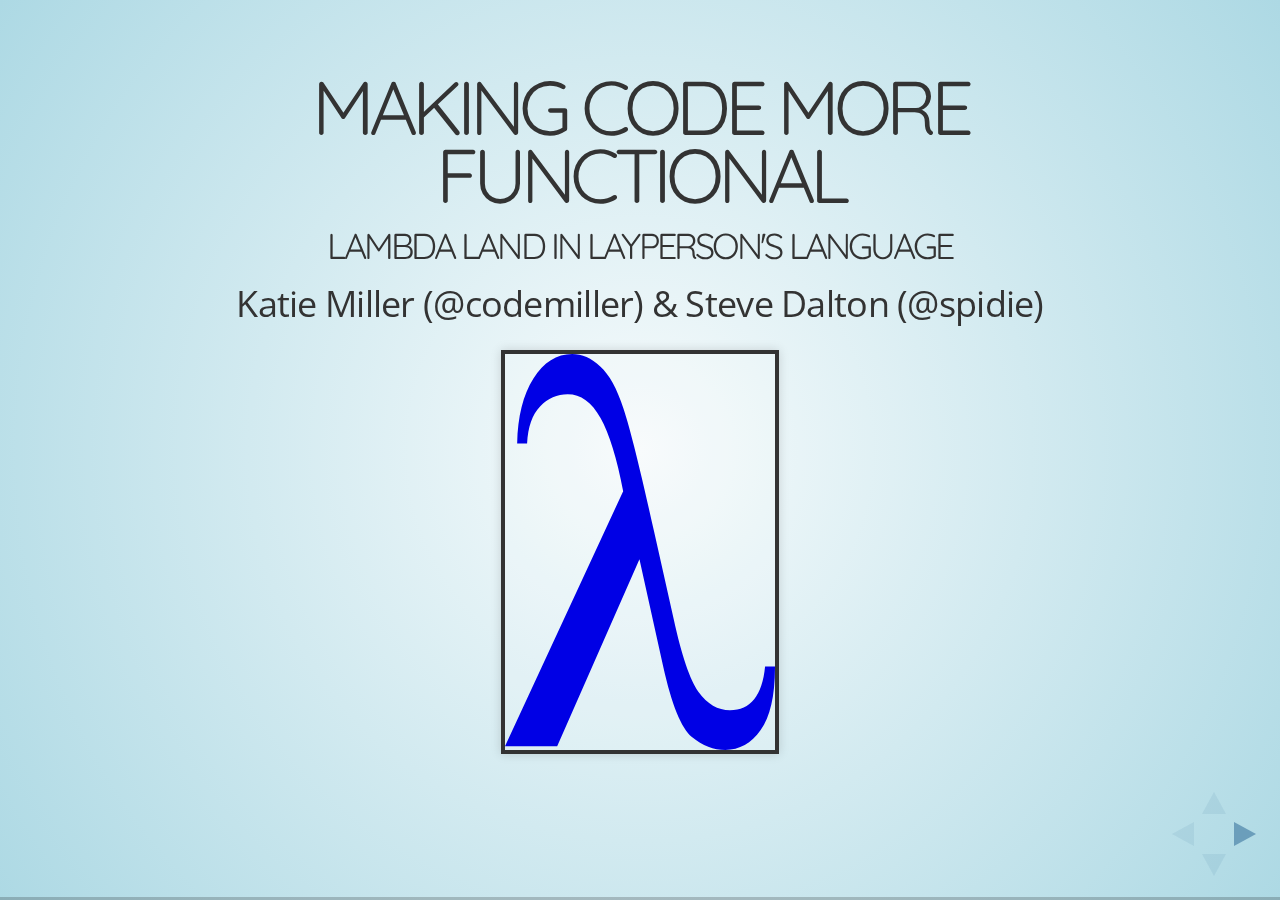
<file: slides/lambdaland.html>
<!DOCTYPE html>
<html>
<head>
    <title>Making Code More Functional: Lambda Land in Layperson's Language</title>
    <meta charset='utf-8'>
    <meta name="apple-mobile-web-app-capable" content="yes"/>
    <meta name="apple-mobile-web-app-status-bar-style" content="black-translucent"/>

    <link rel="stylesheet" href="css/reveal.min.css">
    <link rel="stylesheet" href="css/theme/sky.css" id="theme">

    <!-- For syntax highlighting -->
    <link rel="stylesheet" href="lib/css/zenburn.css">

    <!-- If the query includes 'print-pdf', use the PDF print sheet -->
    <script>
        document.write('<link rel="stylesheet" href="css/print/' + ( window.location.search.match(/print-pdf/gi) ? 'pdf' : 'paper' ) + '.css" type="text/css" media="print">');
    </script>

    <!--[if lt IE 9]>
    <script src="lib/js/html5shiv.js"></script>
    <![endif]-->
</head>
<body>
<div class="reveal">
    <div class="slides">
        <section>
            <h2>Making Code More Functional</h2>

            <h4>Lambda Land in Layperson's Language</h4>

            <p>Katie Miller (@codemiller) &amp; Steve Dalton (@spidie)</p>

            <p>
                <img src="images/lambda-blue.svg" width="30%"/>
            </p>
        </section>
        <section>
            <section>
                <p>
                    <img src="images/fptermcloud.svg" height="80%"/>
                </p>
            </section>
            <section>
                <p>
                    <img src="images/fptermcloud-highlighted.svg" height="80%"/>
                </p>
                <aside class="notes">
                    Speaker notes
                </aside>
            </section>
        </section>
        </section>
        <section>
            <section>
                <h2>What is this Functional Programming of which you speak?</h2>
                <img src="images/arthur-slartibartfast.jpg" width="70%"/>
                <aside class="notes">
                    Speaker notes
                </aside>
            </section>
            <section>
                <ul>
                    <li class="fragment">"[I]ts fundamental operation is the application of functions to arguments. A
                        main program itself is written as a function that receives the program's input as its argument
                        and delivers the program's output as its result." - John Hughes
                    </li>
                    <li class="fragment">Origins in mathematics; based on Alonzo Church's Lambda Calculus</li>
                    <li class="fragment">Functional versus imperative: "You don't tell the computer what to do as such
                        but rather you tell it what stuff <em>is</em>." - Learn You A Haskell
                    </li>
                </ul>
                <aside class="notes">
                    Speaker notes
                </aside>
            </section>
        </section>
        <section>
            <section>
                <h2>Evidence of popularity</h2>
                <aside class="notes">
                    Speaker notes
                </aside>
            </section>
            <section>
                <h2></h2>
                <aside class="notes">
                    Speaker notes
                </aside>
            </section>
        </section>
        <section>
            <section>
                <h2>So what are the benefits?</h2>
                <aside class="notes">
                    Speaker notes
                </aside>
            </section>
            <section>
                <ul>
                    <li class="fragment">Reasoning</li>
                    <li class="fragment">No side effects: easy to parallelize & debug</li>
                    <li class="fragment">Pure functions -> compiler optimisations</li>
                    <li class="fragment">Modular code; function composition; code reuse</li>
                    <li class="fragment">More succinct programs</li>
                    <li class="fragment">Automated test generation</li>
                    <li class="fragment">Changes the way you think about programming problems</li>
                </ul>
                <aside class="notes">
                    Speaker notes
                </aside>
            </section>
            <section>
                <div>
                    <blockquote>Think functionally, code like a hacker</blockquote>
                    — Erik Meijer, YOW! 2012
                </div>
                <div class="fragment">
                    <blockquote>Learning Haskell will make you a better Java programmer ... it will rewire your brain in
                        a
                        way that will make you write better Java programs
                    </blockquote>
                    — Simon Peyton Jones, YOW! 2011</p>
                </div>
                <aside class="notes">
                    Speaker notes
                </aside>
            </section>
        </section>

        <section>
            <section>
                <h2>Immutability</h2>
                <aside class="notes">
                    Speaker notes
                </aside>
            </section>
            <section>
                <aside class="notes">
                    Speaker notes
                </aside>
            </section>
        </section>

        <section>
            <section>
                <h2>Lambdas/Closures</h2>
                <aside class="notes">
                    Speaker notes
                </aside>
            </section>
            <section>
                <aside class="notes">
                    Speaker notes
                </aside>
            </section>
        </section>

        <section>
            <section>
                <h2>Iteration</h2>
                <aside class="notes">
                    Speaker notes
                </aside>
            </section>
            <section>
                <aside class="notes">
                    Speaker notes
                </aside>
            </section>
        </section>

        <section>
            <section>
                <h2>Making the possibility of failure more explicit </h2>
                <aside class="notes">
                    Speaker notes
                </aside>
            </section>
            <section>
                <aside class="notes">
                    Speaker notes
                </aside>
            </section>
        </section>


        <section>
            <section>
                <h2>What next?</h2>
                <aside class="notes">
                    Speaker notes
                </aside>
            </section>
            <section>
                <aside class="notes">
                    Speaker notes
                </aside>
            </section>
        </section>

    </div>
</div>
<script src="lib/js/head.min.js"></script>
<script src="js/reveal.min.js"></script>
<script>
    // Full list of configuration options available here:
    // https://github.com/hakimel/reveal.js#configuration
    Reveal.initialize({
        controls: true,
        progress: true,
        center: true,

        theme: Reveal.getQueryHash().theme, // available themes are in /css/theme
        transition: Reveal.getQueryHash().transition || 'zoom', // default/cube/page/concave/zoom/linear/none

        // Optional libraries used to extend on reveal.js
        dependencies: [
            { src: 'lib/js/classList.js', condition: function () {
                return !document.body.classList;
            } },
            { src: 'plugin/markdown/showdown.js', condition: function () {
                return !!document.querySelector('[data-markdown]');
            } },
            { src: 'plugin/markdown/markdown.js', condition: function () {
                return !!document.querySelector('[data-markdown]');
            } },
            { src: 'plugin/highlight/highlight.js', async: true, callback: function () {
                hljs.initHighlightingOnLoad();
            } },
            { src: 'plugin/zoom-js/zoom.js', async: true, condition: function () {
                return !!document.body.classList;
            } },
            { src: 'plugin/notes/notes.js', async: true, condition: function () {
                return !!document.body.classList;
            } }
            // { src: 'plugin/remotes/remotes.js', async: true, condition: function() { return !!document.body.classList; } }
        ]
    });
</script>
</body>
</html>
</file>
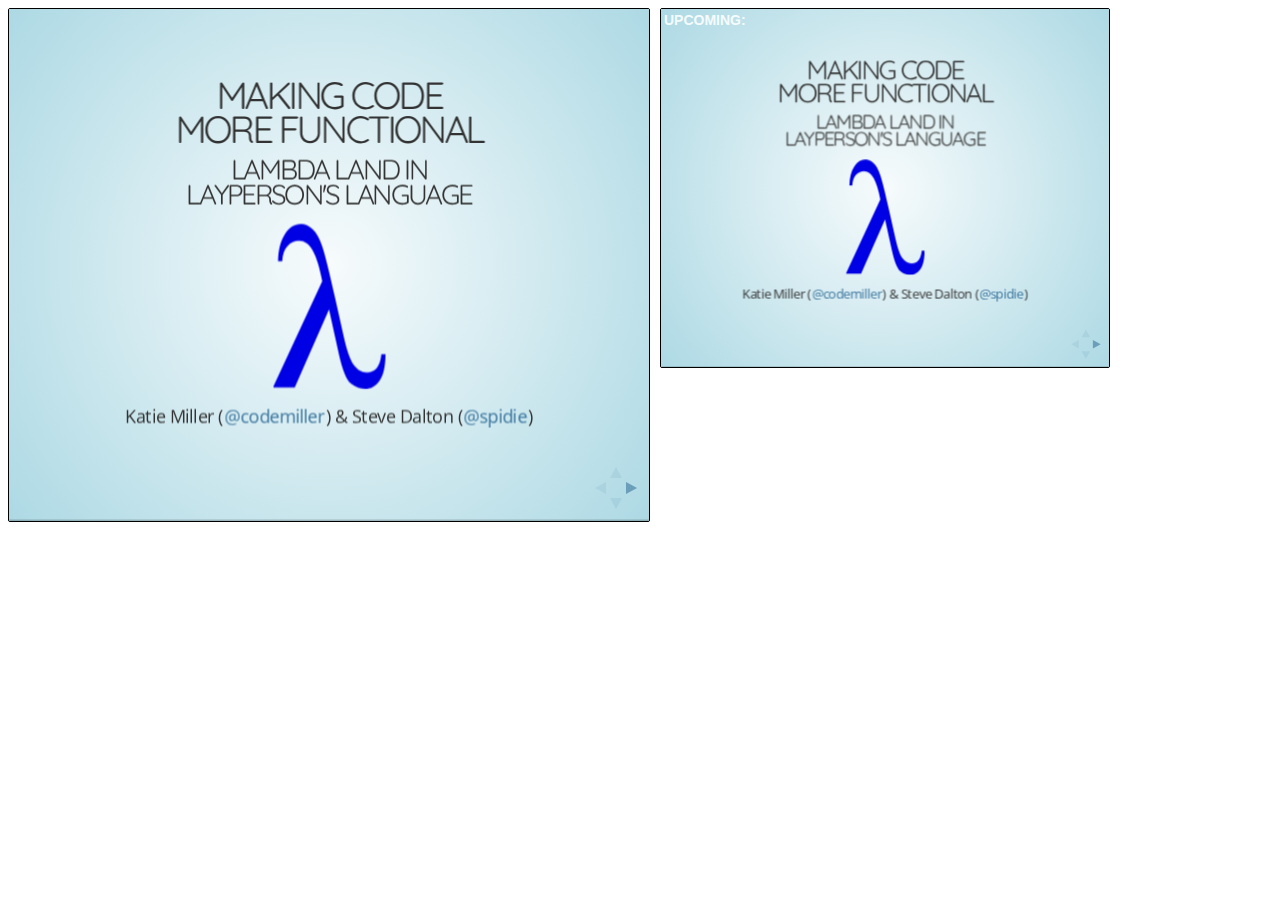
<file: plugin/notes/notes.html>
<!doctype html>
<html lang="en">
	<head>
		<meta charset="utf-8">

		<title>reveal.js - Slide Notes</title>

		<style>
			body {
				font-family: Helvetica;
			}

			#notes {
				font-size: 24px;
				width: 640px;
				margin-top: 5px;
			}

			#wrap-current-slide {
				width: 640px;
				height: 512px;
				float: left;
				overflow: hidden;
			}

			#current-slide {
				width: 1280px;
				height: 1024px;
				border: none;

				-webkit-transform-origin: 0 0;
					 -moz-transform-origin: 0 0;
						-ms-transform-origin: 0 0;
						 -o-transform-origin: 0 0;
								transform-origin: 0 0;

				-webkit-transform: scale(0.5);
					 -moz-transform: scale(0.5);
						-ms-transform: scale(0.5);
						 -o-transform: scale(0.5);
								transform: scale(0.5);
			}

			#wrap-next-slide {
				width: 448px;
				height: 358px;
				float: left;
				margin: 0 0 0 10px;
				overflow: hidden;
			}

			#next-slide {
				width: 1280px;
				height: 1024px;
				border: none;

				-webkit-transform-origin: 0 0;
					 -moz-transform-origin: 0 0;
						-ms-transform-origin: 0 0;
						 -o-transform-origin: 0 0;
								transform-origin: 0 0;

				-webkit-transform: scale(0.35);
					 -moz-transform: scale(0.35);
						-ms-transform: scale(0.35);
						 -o-transform: scale(0.35);
								transform: scale(0.35);
			}

			.slides {
				position: relative;
				margin-bottom: 10px;
				border: 1px solid black;
				border-radius: 2px;
				background: rgb(28, 30, 32);
			}

			.slides span {
				position: absolute;
				top: 3px;
				left: 3px;
				font-weight: bold;
				font-size: 14px;
				color: rgba( 255, 255, 255, 0.9 );
			}
		</style>
	</head>

	<body>

		<div id="wrap-current-slide" class="slides">
			<iframe src="../../index.html" width="1280" height="1024" id="current-slide"></iframe>
		</div>

		<div id="wrap-next-slide" class="slides">
			<iframe src="../../index.html" width="640" height="512" id="next-slide"></iframe>
			<span>UPCOMING:</span>
		</div>
		<div id="notes"></div>

		<script src="../../plugin/markdown/showdown.js"></script>
		<script>
			window.addEventListener( 'load', function() {

				(function( window, undefined ) {
					var notes = document.getElementById( 'notes' ),
						currentSlide = document.getElementById( 'current-slide' ),
						nextSlide = document.getElementById( 'next-slide' );

					window.addEventListener( 'message', function( event ) {
						var data = JSON.parse( event.data );
						// No need for updating the notes in case of fragment changes
						if ( data.notes !== undefined) {
							if( data.markdown ) {
								notes.innerHTML = (new Showdown.converter()).makeHtml( data.notes );
							}
							else {
								notes.innerHTML = data.notes;
							}
						}

						// Showing and hiding fragments
						if( data.fragment === 'next' ) {
							currentSlide.contentWindow.Reveal.nextFragment();
						}
						else if( data.fragment === 'prev' ) {
							currentSlide.contentWindow.Reveal.prevFragment();
						}
						else {
							// Update the note slides
							currentSlide.contentWindow.Reveal.slide( data.indexh, data.indexv );
							nextSlide.contentWindow.Reveal.slide( data.nextindexh, data.nextindexv );
						}

					}, false );

				})( window );

			}, false );

		</script>
	</body>
</html>
</file>
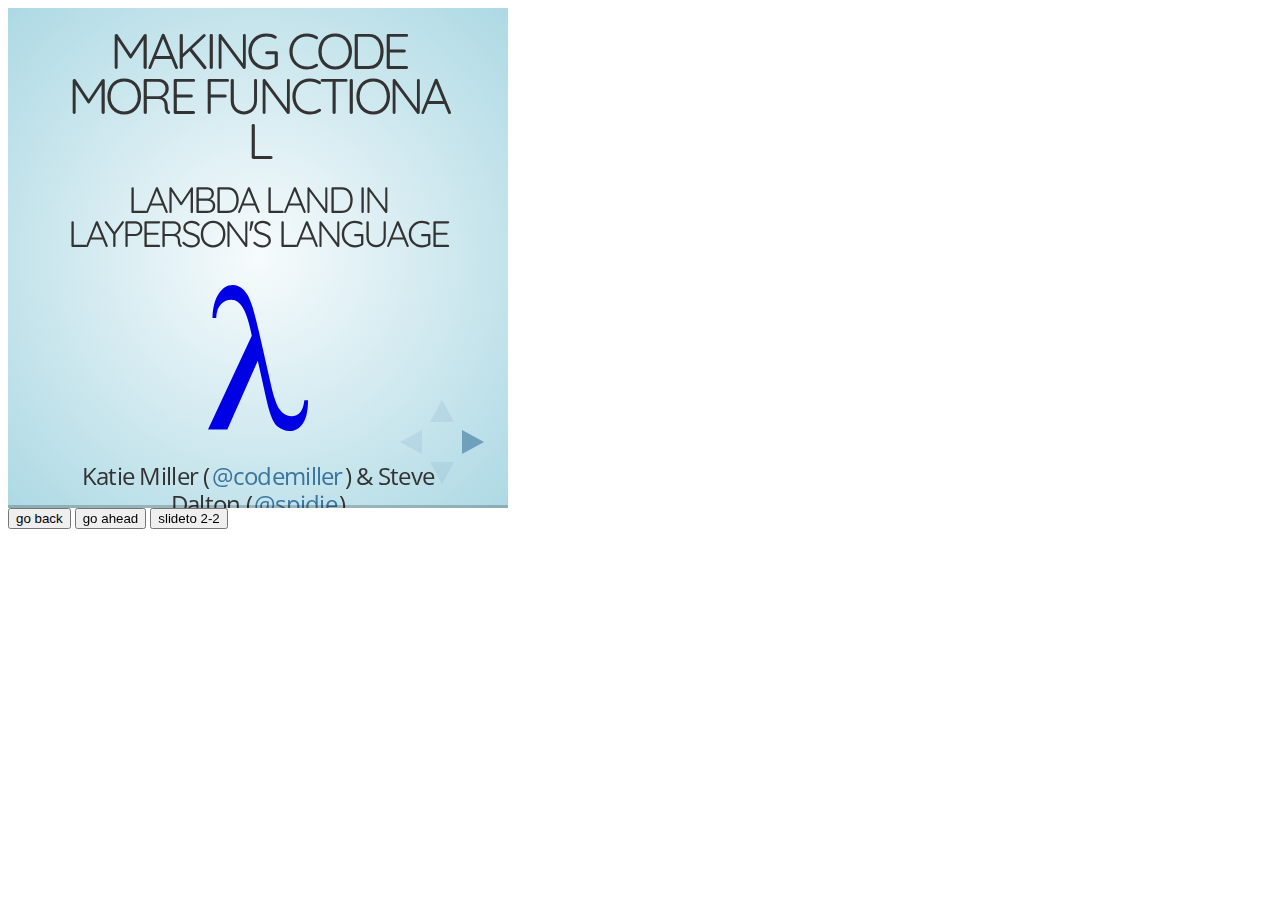
<file: plugin/postmessage/example.html>
<html>
	<body>

		<iframe id="reveal" src="../../index.html" style="border: 0;" width="500" height="500"></iframe>

		<div>
			<input id="back" type="button" value="go back"/>
			<input id="ahead" type="button" value="go ahead"/>
			<input id="slideto" type="button" value="slideto 2-2"/>
		</div>

		<script>

			(function (){

				var back = document.getElementById( 'back' ),
						ahead = document.getElementById( 'ahead' ),
						slideto = document.getElementById( 'slideto' ),
						reveal =  window.frames[0];

					back.addEventListener( 'click', function () {
						
					reveal.postMessage( JSON.stringify({method: 'prev', args: []}), '*' );
				}, false );

				ahead.addEventListener( 'click', function (){
					reveal.postMessage( JSON.stringify({method: 'next', args: []}), '*' );
				}, false );

				slideto.addEventListener( 'click', function (){
					reveal.postMessage( JSON.stringify({method: 'slide', args: [2,2]}), '*' );
				}, false );

			}());

		</script>

	</body>
</html>
</file>
<file: css/theme/sky.css>
@import url(http://fonts.googleapis.com/css?family=Quicksand:400,700,400italic,700italic);
@import url(http://fonts.googleapis.com/css?family=Open+Sans:400italic,700italic,400,700);
/**
 * Sky theme for reveal.js.
 * 
 * Copyright (C) 2011-2012 Hakim El Hattab, http://hakim.se
 */
/*********************************************
 * GLOBAL STYLES
 *********************************************/
body {
  background: #add9e4;
  background: -moz-radial-gradient(center, circle cover, #f7fbfc 0%, #add9e4 100%);
  background: -webkit-gradient(radial, center center, 0px, center center, 100%, color-stop(0%, #f7fbfc), color-stop(100%, #add9e4));
  background: -webkit-radial-gradient(center, circle cover, #f7fbfc 0%, #add9e4 100%);
  background: -o-radial-gradient(center, circle cover, #f7fbfc 0%, #add9e4 100%);
  background: -ms-radial-gradient(center, circle cover, #f7fbfc 0%, #add9e4 100%);
  background: radial-gradient(center, circle cover, #f7fbfc 0%, #add9e4 100%);
  background-color: #f7fbfc;
}

.reveal {
  font-family: "Open Sans", sans-serif;
  font-size: 36px;
  font-weight: 200;
  letter-spacing: -0.02em;
  color: #333333;
}

::selection {
  color: white;
  background: #134674;
  text-shadow: none;
}

/*********************************************
 * HEADERS
 *********************************************/
.reveal h1,
.reveal h2,
.reveal h3,
.reveal h4,
.reveal h5,
.reveal h6 {
  margin: 0 0 20px 0;
  color: #333333;
  font-family: "Quicksand", sans-serif;
  line-height: 0.9em;
  letter-spacing: -0.08em;
  text-transform: uppercase;
  text-shadow: none;
}

.reveal h1 {
  text-shadow: 0px 0px 6px rgba(0, 0, 0, 0.2);
}

/*********************************************
 * LINKS
 *********************************************/
.reveal a:not(.image) {
  color: #3b759e;
  text-decoration: none;
  -webkit-transition: color .15s ease;
  -moz-transition: color .15s ease;
  -ms-transition: color .15s ease;
  -o-transition: color .15s ease;
  transition: color .15s ease;
}

.reveal a:not(.image):hover {
  color: #74a7cb;
  text-shadow: none;
  border: none;
}

.reveal .roll span:after {
  color: #fff;
  background: #264c66;
}

/*********************************************
 * IMAGES
 *********************************************/
.reveal section img {
  margin: 15px 0px;
  background: rgba(255, 255, 255, 0.12);
  border: 4px solid #333333;
  box-shadow: 0 0 10px rgba(0, 0, 0, 0.15);
  -webkit-transition: all .2s linear;
  -moz-transition: all .2s linear;
  -ms-transition: all .2s linear;
  -o-transition: all .2s linear;
  transition: all .2s linear;
}

.reveal a:hover img {
  background: rgba(255, 255, 255, 0.2);
  border-color: #3b759e;
  box-shadow: 0 0 20px rgba(0, 0, 0, 0.55);
}

/*********************************************
 * NAVIGATION CONTROLS
 *********************************************/
.reveal .controls div.navigate-left,
.reveal .controls div.navigate-left.enabled {
  border-right-color: #3b759e;
}

.reveal .controls div.navigate-right,
.reveal .controls div.navigate-right.enabled {
  border-left-color: #3b759e;
}

.reveal .controls div.navigate-up,
.reveal .controls div.navigate-up.enabled {
  border-bottom-color: #3b759e;
}

.reveal .controls div.navigate-down,
.reveal .controls div.navigate-down.enabled {
  border-top-color: #3b759e;
}

.reveal .controls div.navigate-left.enabled:hover {
  border-right-color: #74a7cb;
}

.reveal .controls div.navigate-right.enabled:hover {
  border-left-color: #74a7cb;
}

.reveal .controls div.navigate-up.enabled:hover {
  border-bottom-color: #74a7cb;
}

.reveal .controls div.navigate-down.enabled:hover {
  border-top-color: #74a7cb;
}

/*********************************************
 * PROGRESS BAR
 *********************************************/
.reveal .progress {
  background: rgba(0, 0, 0, 0.2);
}

.reveal .progress span {
  background: #3b759e;
  -webkit-transition: width 800ms cubic-bezier(0.26, 0.86, 0.44, 0.985);
  -moz-transition: width 800ms cubic-bezier(0.26, 0.86, 0.44, 0.985);
  -ms-transition: width 800ms cubic-bezier(0.26, 0.86, 0.44, 0.985);
  -o-transition: width 800ms cubic-bezier(0.26, 0.86, 0.44, 0.985);
  transition: width 800ms cubic-bezier(0.26, 0.86, 0.44, 0.985);
}
</file>
<file: lib/css/zenburn.css>
/*

Zenburn style from voldmar.ru (c) Vladimir Epifanov <voldmar@voldmar.ru>
based on dark.css by Ivan Sagalaev

*/

pre code {
  display: block; padding: 0.5em;
  background: #3F3F3F;
  color: #DCDCDC;
}

pre .keyword,
pre .tag,
pre .django .tag,
pre .django .keyword,
pre .css .class,
pre .css .id,
pre .lisp .title {
  color: #E3CEAB;
}

pre .django .template_tag,
pre .django .variable,
pre .django .filter .argument {
  color: #DCDCDC;
}

pre .number,
pre .date {
  color: #8CD0D3;
}

pre .dos .envvar,
pre .dos .stream,
pre .variable,
pre .apache .sqbracket {
  color: #EFDCBC;
}

pre .dos .flow,
pre .diff .change,
pre .python .exception,
pre .python .built_in,
pre .literal,
pre .tex .special {
  color: #EFEFAF;
}

pre .diff .chunk,
pre .ruby .subst {
  color: #8F8F8F;
}

pre .dos .keyword,
pre .python .decorator,
pre .class .title,
pre .haskell .label,
pre .function .title,
pre .ini .title,
pre .diff .header,
pre .ruby .class .parent,
pre .apache .tag,
pre .nginx .built_in,
pre .tex .command,
pre .input_number {
    color: #efef8f;
}

pre .dos .winutils,
pre .ruby .symbol,
pre .ruby .symbol .string,
pre .ruby .symbol .keyword,
pre .ruby .symbol .keymethods,
pre .ruby .string,
pre .ruby .instancevar {
  color: #DCA3A3;
}

pre .diff .deletion,
pre .string,
pre .tag .value,
pre .preprocessor,
pre .built_in,
pre .sql .aggregate,
pre .javadoc,
pre .smalltalk .class,
pre .smalltalk .localvars,
pre .smalltalk .array,
pre .css .rules .value,
pre .attr_selector,
pre .pseudo,
pre .apache .cbracket,
pre .tex .formula {
  color: #CC9393;
}

pre .shebang,
pre .diff .addition,
pre .comment,
pre .java .annotation,
pre .template_comment,
pre .pi,
pre .doctype {
  color: #7F9F7F;
}

pre .xml .css,
pre .xml .javascript,
pre .xml .vbscript,
pre .tex .formula {
  opacity: 0.5;
}
</file>
<file: slides/css/theme/sky.css>
@import url(http://fonts.googleapis.com/css?family=Quicksand:400,700,400italic,700italic);
@import url(http://fonts.googleapis.com/css?family=Open+Sans:400italic,700italic,400,700);
/**
 * Sky theme for reveal.js.
 * 
 * Copyright (C) 2011-2012 Hakim El Hattab, http://hakim.se
 */
/*********************************************
 * GLOBAL STYLES
 *********************************************/
body {
  background: #add9e4;
  background: -moz-radial-gradient(center, circle cover, #f7fbfc 0%, #add9e4 100%);
  background: -webkit-gradient(radial, center center, 0px, center center, 100%, color-stop(0%, #f7fbfc), color-stop(100%, #add9e4));
  background: -webkit-radial-gradient(center, circle cover, #f7fbfc 0%, #add9e4 100%);
  background: -o-radial-gradient(center, circle cover, #f7fbfc 0%, #add9e4 100%);
  background: -ms-radial-gradient(center, circle cover, #f7fbfc 0%, #add9e4 100%);
  background: radial-gradient(center, circle cover, #f7fbfc 0%, #add9e4 100%);
  background-color: #f7fbfc;
}

.reveal {
  font-family: "Open Sans", sans-serif;
  font-size: 36px;
  font-weight: 200;
  letter-spacing: -0.02em;
  color: #333333;
}

::selection {
  color: white;
  background: #134674;
  text-shadow: none;
}

/*********************************************
 * HEADERS
 *********************************************/
.reveal h1,
.reveal h2,
.reveal h3,
.reveal h4,
.reveal h5,
.reveal h6 {
  margin: 0 0 20px 0;
  color: #333333;
  font-family: "Quicksand", sans-serif;
  line-height: 0.9em;
  letter-spacing: -0.08em;
  text-transform: uppercase;
  text-shadow: none;
}

.reveal h1 {
  text-shadow: 0px 0px 6px rgba(0, 0, 0, 0.2);
}

/*********************************************
 * LINKS
 *********************************************/
.reveal a:not(.image) {
  color: #3b759e;
  text-decoration: none;
  -webkit-transition: color .15s ease;
  -moz-transition: color .15s ease;
  -ms-transition: color .15s ease;
  -o-transition: color .15s ease;
  transition: color .15s ease;
}

.reveal a:not(.image):hover {
  color: #74a7cb;
  text-shadow: none;
  border: none;
}

.reveal .roll span:after {
  color: #fff;
  background: #264c66;
}

/*********************************************
 * IMAGES
 *********************************************/
.reveal section img {
  margin: 15px 0px;
  background: rgba(255, 255, 255, 0.12);
  border: 4px solid #333333;
  box-shadow: 0 0 10px rgba(0, 0, 0, 0.15);
  -webkit-transition: all .2s linear;
  -moz-transition: all .2s linear;
  -ms-transition: all .2s linear;
  -o-transition: all .2s linear;
  transition: all .2s linear;
}

.reveal a:hover img {
  background: rgba(255, 255, 255, 0.2);
  border-color: #3b759e;
  box-shadow: 0 0 20px rgba(0, 0, 0, 0.55);
}

/*********************************************
 * NAVIGATION CONTROLS
 *********************************************/
.reveal .controls div.navigate-left,
.reveal .controls div.navigate-left.enabled {
  border-right-color: #3b759e;
}

.reveal .controls div.navigate-right,
.reveal .controls div.navigate-right.enabled {
  border-left-color: #3b759e;
}

.reveal .controls div.navigate-up,
.reveal .controls div.navigate-up.enabled {
  border-bottom-color: #3b759e;
}

.reveal .controls div.navigate-down,
.reveal .controls div.navigate-down.enabled {
  border-top-color: #3b759e;
}

.reveal .controls div.navigate-left.enabled:hover {
  border-right-color: #74a7cb;
}

.reveal .controls div.navigate-right.enabled:hover {
  border-left-color: #74a7cb;
}

.reveal .controls div.navigate-up.enabled:hover {
  border-bottom-color: #74a7cb;
}

.reveal .controls div.navigate-down.enabled:hover {
  border-top-color: #74a7cb;
}

/*********************************************
 * PROGRESS BAR
 *********************************************/
.reveal .progress {
  background: rgba(0, 0, 0, 0.2);
}

.reveal .progress span {
  background: #3b759e;
  -webkit-transition: width 800ms cubic-bezier(0.26, 0.86, 0.44, 0.985);
  -moz-transition: width 800ms cubic-bezier(0.26, 0.86, 0.44, 0.985);
  -ms-transition: width 800ms cubic-bezier(0.26, 0.86, 0.44, 0.985);
  -o-transition: width 800ms cubic-bezier(0.26, 0.86, 0.44, 0.985);
  transition: width 800ms cubic-bezier(0.26, 0.86, 0.44, 0.985);
}
</file>
<file: slides/lib/css/zenburn.css>
/*

Zenburn style from voldmar.ru (c) Vladimir Epifanov <voldmar@voldmar.ru>
based on dark.css by Ivan Sagalaev

*/

pre code {
  display: block; padding: 0.5em;
  background: #3F3F3F;
  color: #DCDCDC;
}

pre .keyword,
pre .tag,
pre .django .tag,
pre .django .keyword,
pre .css .class,
pre .css .id,
pre .lisp .title {
  color: #E3CEAB;
}

pre .django .template_tag,
pre .django .variable,
pre .django .filter .argument {
  color: #DCDCDC;
}

pre .number,
pre .date {
  color: #8CD0D3;
}

pre .dos .envvar,
pre .dos .stream,
pre .variable,
pre .apache .sqbracket {
  color: #EFDCBC;
}

pre .dos .flow,
pre .diff .change,
pre .python .exception,
pre .python .built_in,
pre .literal,
pre .tex .special {
  color: #EFEFAF;
}

pre .diff .chunk,
pre .ruby .subst {
  color: #8F8F8F;
}

pre .dos .keyword,
pre .python .decorator,
pre .class .title,
pre .haskell .label,
pre .function .title,
pre .ini .title,
pre .diff .header,
pre .ruby .class .parent,
pre .apache .tag,
pre .nginx .built_in,
pre .tex .command,
pre .input_number {
    color: #efef8f;
}

pre .dos .winutils,
pre .ruby .symbol,
pre .ruby .symbol .string,
pre .ruby .symbol .keyword,
pre .ruby .symbol .keymethods,
pre .ruby .string,
pre .ruby .instancevar {
  color: #DCA3A3;
}

pre .diff .deletion,
pre .string,
pre .tag .value,
pre .preprocessor,
pre .built_in,
pre .sql .aggregate,
pre .javadoc,
pre .smalltalk .class,
pre .smalltalk .localvars,
pre .smalltalk .array,
pre .css .rules .value,
pre .attr_selector,
pre .pseudo,
pre .apache .cbracket,
pre .tex .formula {
  color: #CC9393;
}

pre .shebang,
pre .diff .addition,
pre .comment,
pre .java .annotation,
pre .template_comment,
pre .pi,
pre .doctype {
  color: #7F9F7F;
}

pre .xml .css,
pre .xml .javascript,
pre .xml .vbscript,
pre .tex .formula {
  opacity: 0.5;
}
</file>
